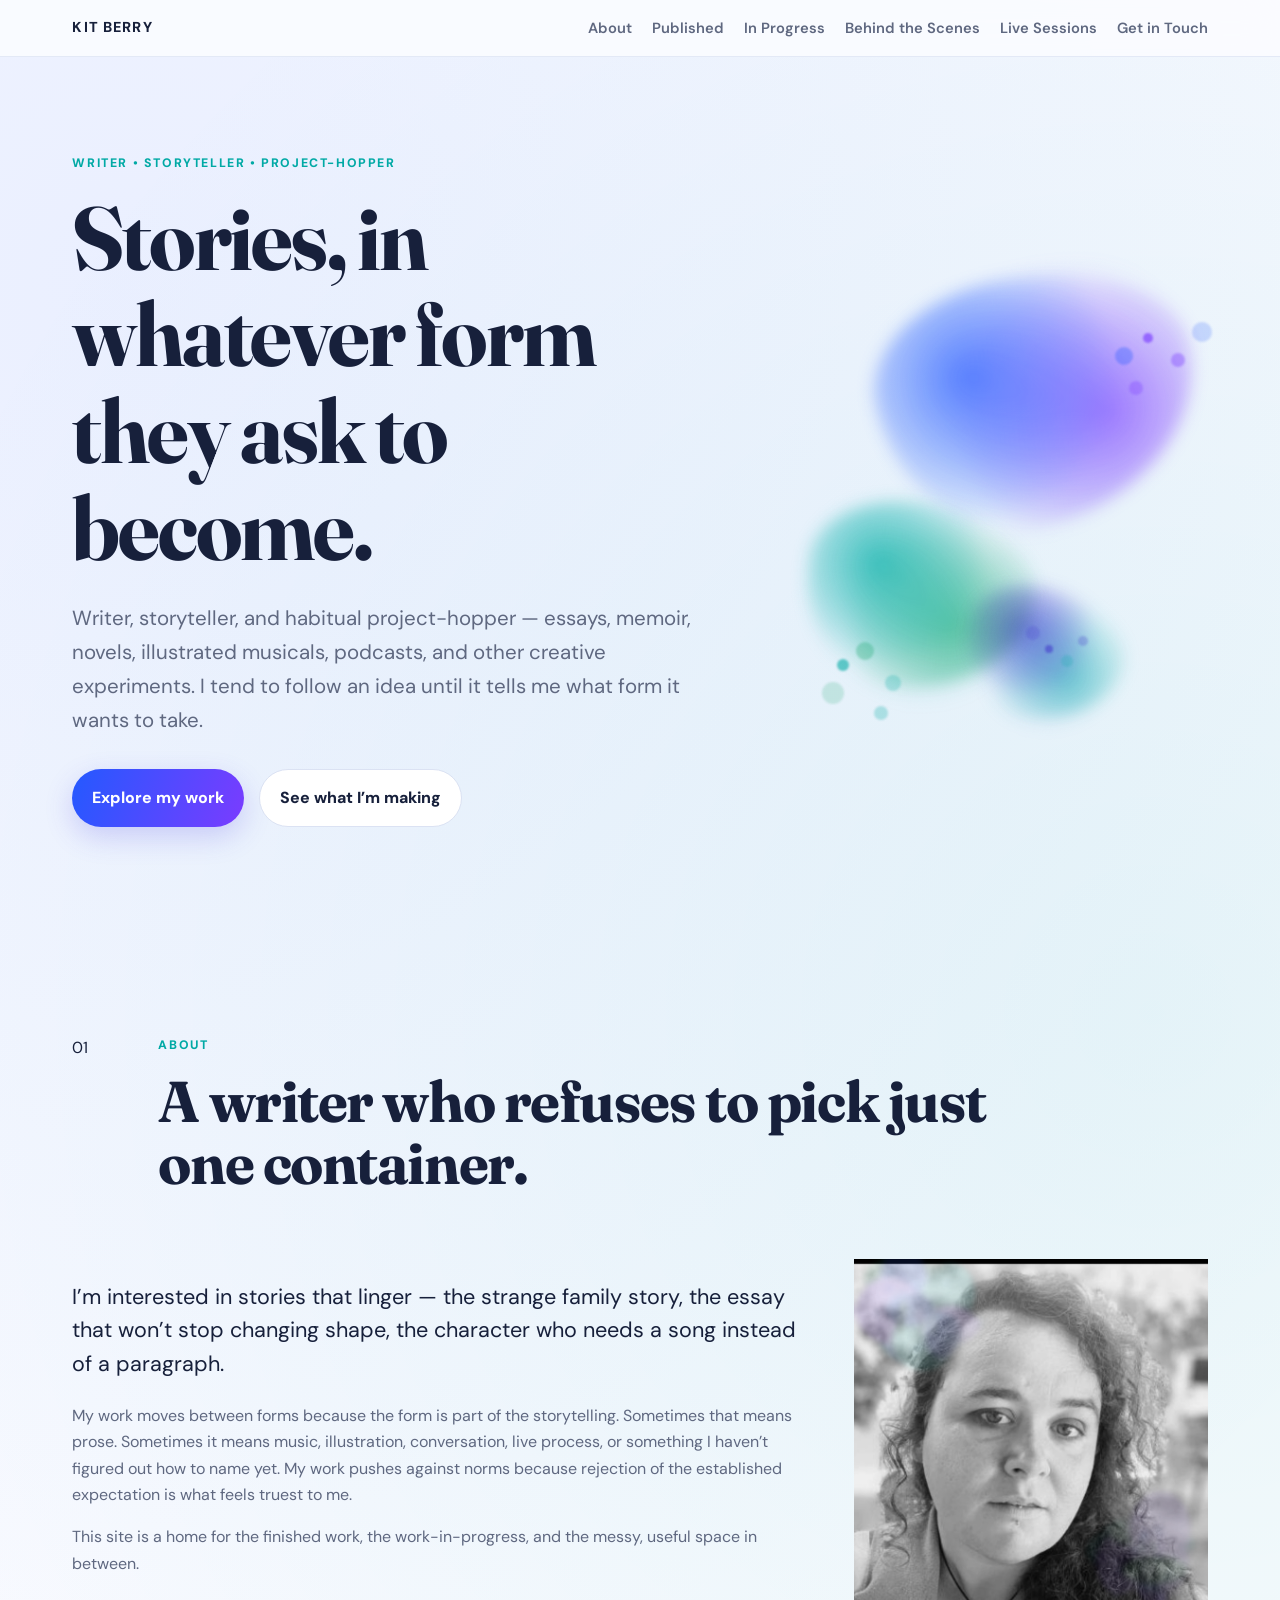
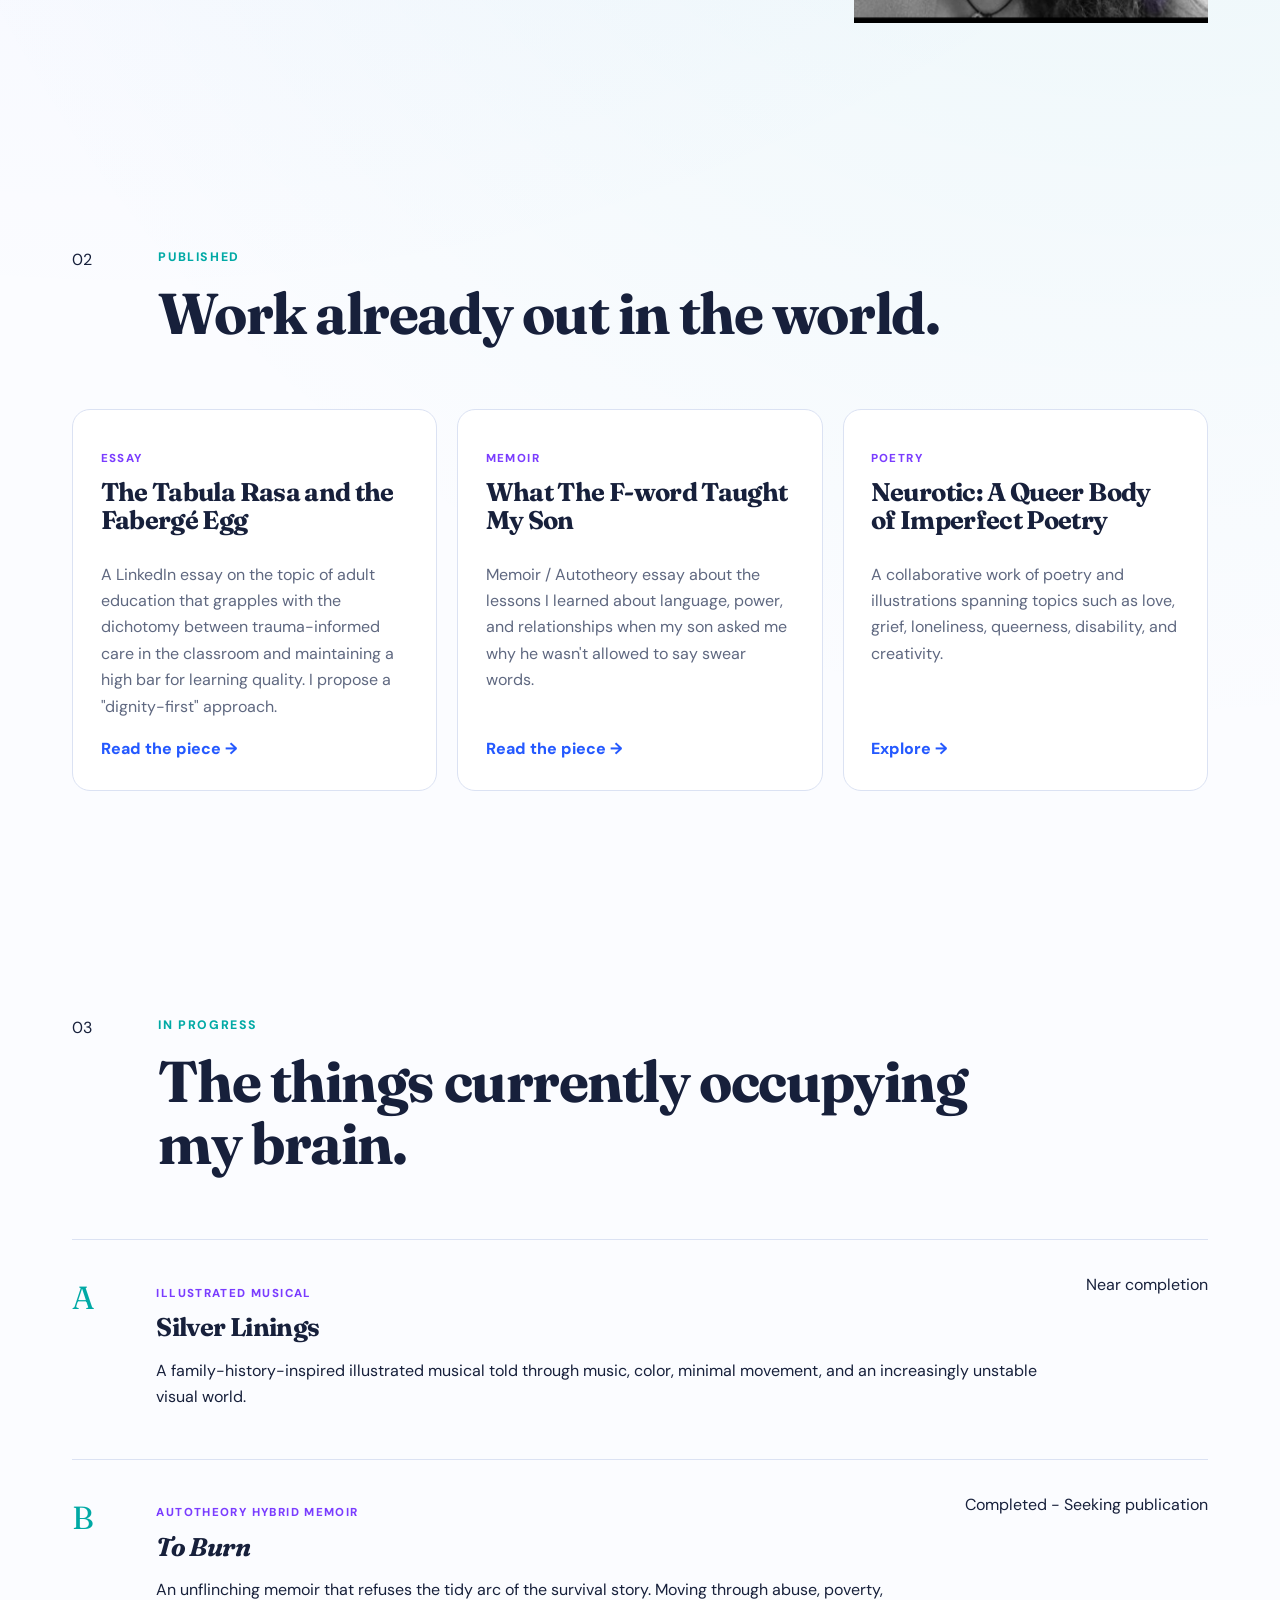
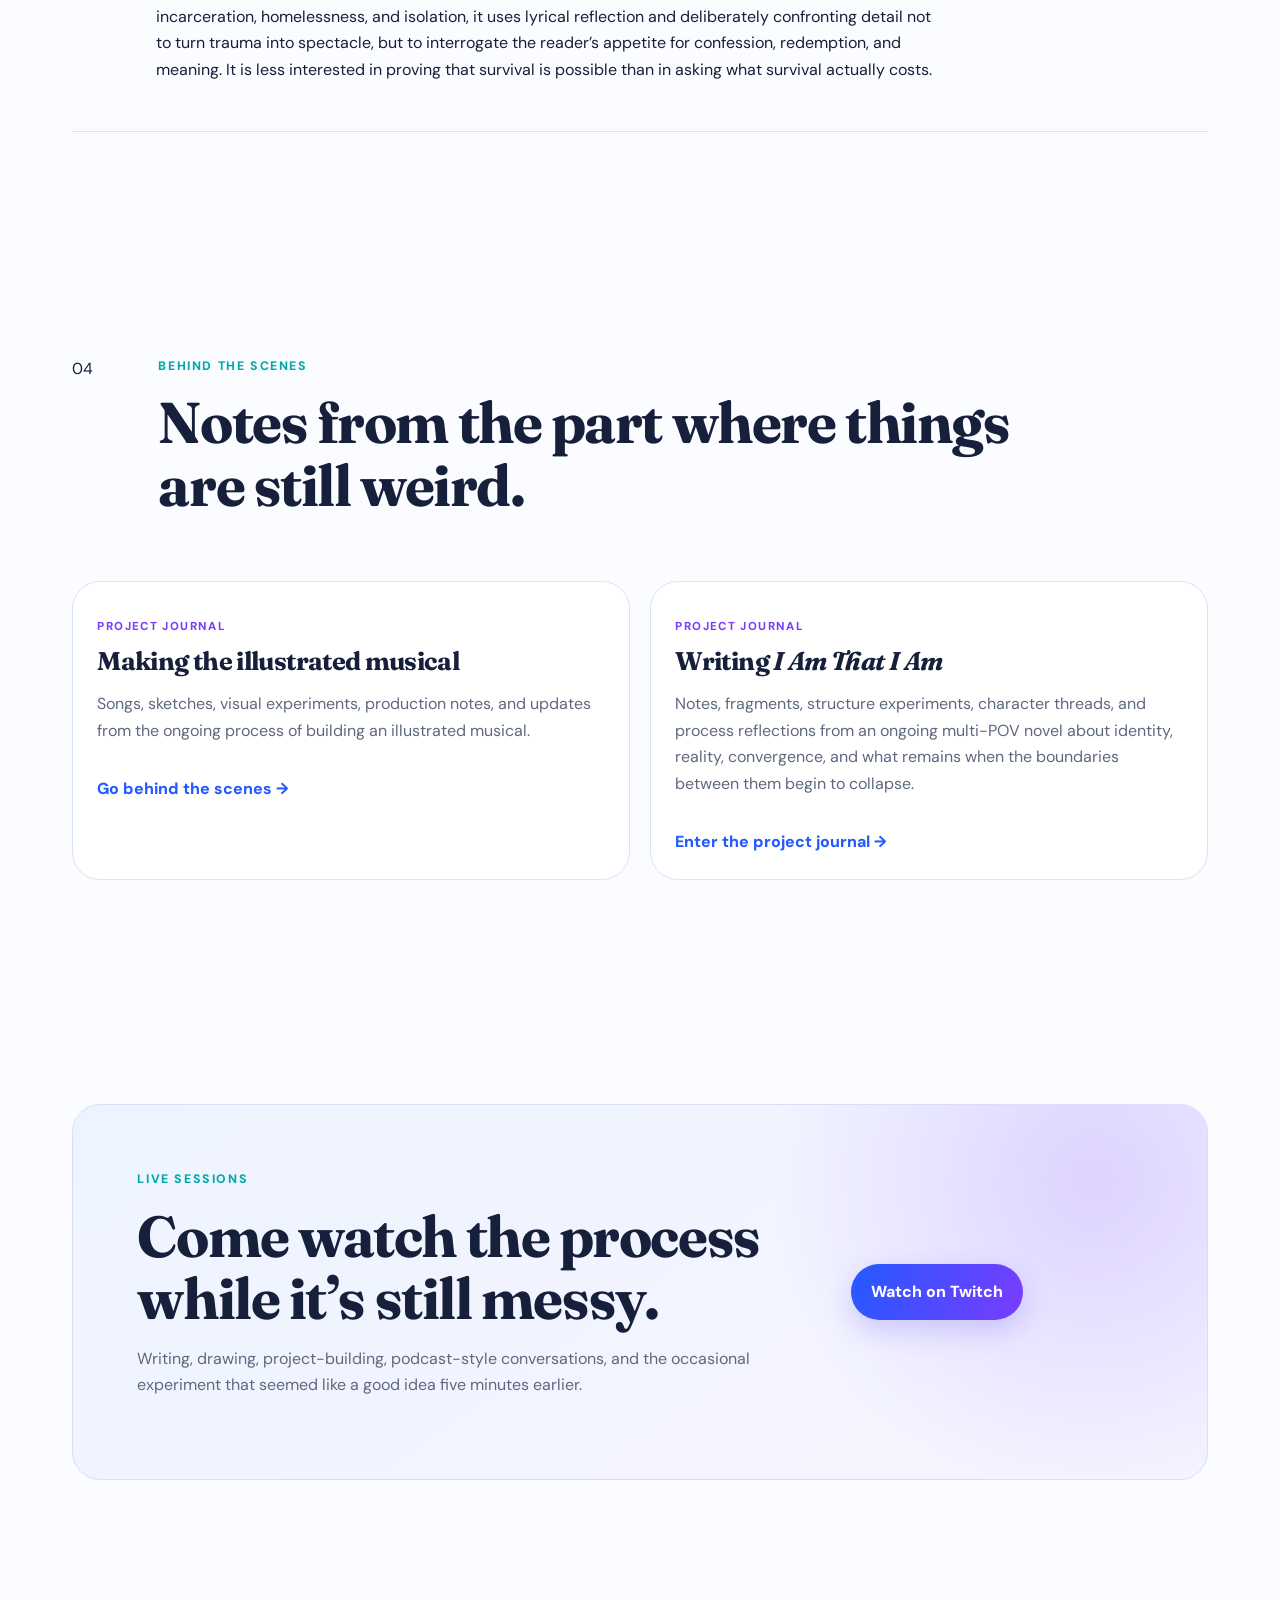
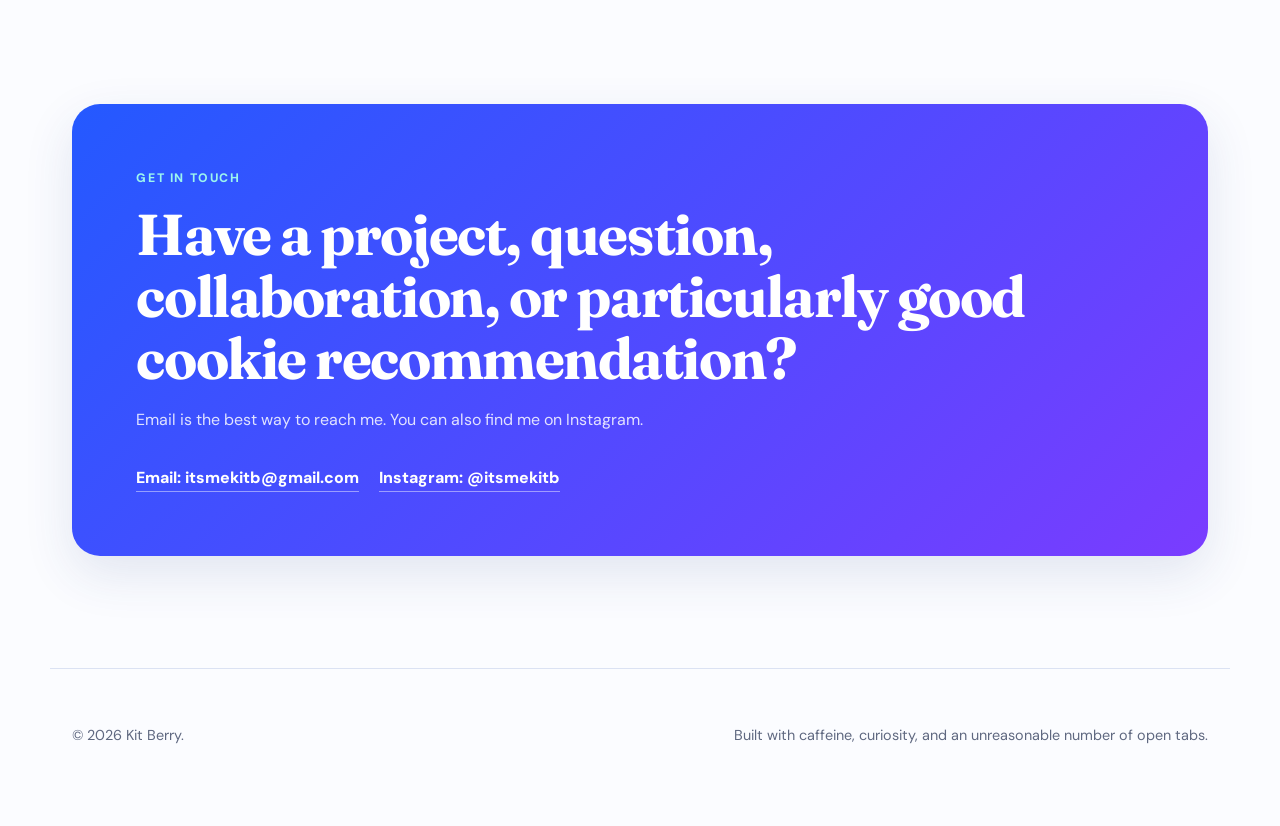
<file: index.html>
<!doctype html>
<html lang="en">
<head>
  <meta charset="utf-8">
  <meta name="viewport" content="width=device-width, initial-scale=1">
  <meta name="description" content="Writer, storyteller, and habitual project-hopper.">
  <title>Kit Berry — Writer & Storyteller</title>
  <link rel="preconnect" href="https://fonts.googleapis.com">
  <link rel="preconnect" href="https://fonts.gstatic.com" crossorigin>
  <link href="https://fonts.googleapis.com/css2?family=DM+Sans:wght@400;500;600;700&family=Fraunces:opsz,wght@9..144,600;9..144,700&display=swap" rel="stylesheet">
  <link rel="stylesheet" href="styles.css">
</head>
<body>
<header class="site-header">
  <div class="nav-wrap">
    <a class="wordmark" href="#top">KIT BERRY</a>
    <button class="menu-button" aria-expanded="false" aria-controls="site-nav">☰</button>
    <nav id="site-nav" class="site-nav">
      <a href="#about">About</a>
      <a href="#published">Published</a>
      <a href="#in-progress">In Progress</a>
      <a href="#behind-scenes">Behind the Scenes</a>
      <a href="#live">Live Sessions</a>
      <a href="#contact">Get in Touch</a>
    </nav>
  </div>
</header>

<main>
<section id="top" class="hero">
  <div class="hero-content">
    <p class="eyebrow">Writer • Storyteller • Project-hopper</p>
    <h1>Stories, in whatever form they ask to become.</h1>
    <p class="hero-copy">Writer, storyteller, and habitual project-hopper — essays, memoir, novels, illustrated musicals, podcasts, and other creative experiments. I tend to follow an idea until it tells me what form it wants to take.</p>
    <div class="hero-actions">
      <a class="button primary" href="#published">Explore my work</a>
      <a class="button secondary" href="#in-progress">See what I’m making</a>
    </div>
  </div>
 <div class="hero-art" aria-hidden="true">
  <span class="wash wash-one"></span>
  <span class="wash wash-two"></span>
  <span class="wash wash-three"></span>

  <span class="splatter splatter-one"></span>
  <span class="splatter splatter-two"></span>
  <span class="splatter splatter-three"></span>
</div>
</section>

<section id="about" class="section">
  <div class="section-heading"><span>01</span><div><p class="eyebrow">About</p><h2>A writer who refuses to pick just one container.</h2></div></div>
  <div class="about-grid">
  <div class="about-copy">
    <p class="lead">
      I’m interested in stories that linger — the strange family story, the essay
      that won’t stop changing shape, the character who needs a song instead of a paragraph.
    </p>

    <p>
      My work moves between forms because the form is part of the storytelling.
      Sometimes that means prose. Sometimes it means music, illustration, conversation,
      live process, or something I haven’t figured out how to name yet. My work pushes
      against norms because rejection of the established expectation is what feels truest to me.
    </p>

    <p>
      This site is a home for the finished work, the work-in-progress, and the messy,
      useful space in between.
    </p>
  </div>

  <div class="about-photo">
    <img src="headshot_watercolor_subtle.png" alt="Portrait of Kit Berry">
  </div>
</div>
</section>

<section id="published" class="section">
  <div class="section-heading">
    <span>02</span>
    <div>
      <p class="eyebrow">Published</p>
      <h2>Work already out in the world.</h2>
    </div>
  </div>

  <div class="card-grid">

    <a
      class="work-card-link"
      href="https://www.linkedin.com/pulse/tabula-rasa-faberg%C3%A9-egg-kit-berry-aarfc/"
      target="_blank"
      rel="noopener noreferrer"
    >
      <article class="work-card featured">
        <p class="work-type">Essay</p>
        <h3>The Tabula Rasa and the Fabergé Egg</h3>
        <p>
          A LinkedIn essay on the topic of adult education that grapples with the dichotomy between trauma-informed care
          in the classroom and maintaining a high bar for learning quality. I propose a "dignity-first" approach.
        </p>
        <span class="card-arrow">Read the piece →</span>
      </article>
    </a>

    <a
      class="work-card-link"
      href="https://medium.com/@itsmekitb/what-the-f-word-taught-my-son-bf88e47e8335"
      target="_blank"
      rel="noopener noreferrer"
    >
      <article class="work-card">
        <p class="work-type">Memoir</p>
        <h3>What The F-word Taught My Son</h3>
        <p>
          Memoir / Autotheory essay about the lessons I learned about language, power, 
          and relationships when my son asked me why he wasn't allowed to say swear words.
        </p>
        <span class="card-arrow">Read the piece →</span>
      </article>
    </a>

    <a
      class="work-card-link"
      href="https://a.co/d/0fDFPI8Y"
      target="_blank"
      rel="noopener noreferrer"
    >
      <article class="work-card">
        <p class="work-type">Poetry</p>
        <h3>Neurotic: A Queer Body of Imperfect Poetry</h3>
        <p>
          A collaborative work of poetry and illustrations spanning topics such as love,
          grief, loneliness, queerness, disability, and creativity.
        </p>
        <span class="card-arrow">Explore →</span>
      </article>
    </a>

  </div>
</section>

<section id="in-progress" class="section">
  <div class="section-heading">
    <span>03</span>

    <div>
      <p class="eyebrow">In Progress</p>
      <h2>The things currently occupying my brain.</h2>
    </div>
  </div>

  <div class="project-list">

    <article class="project-row">
      <div class="project-index">
        A
      </div>

      <div>
        <p class="work-type">
          Illustrated musical
        </p>

        <h3>
          Silver Linings
        </h3>

        <p>
          A family-history-inspired illustrated musical told through music,
          color, minimal movement, and an increasingly unstable visual world.
        </p>

       
      </div>

      <div class="status">
        Near completion
      </div>
    </article>


    <article class="project-row">
      <div class="project-index">
        B
      </div>

      <div>
        <p class="work-type">
          Autotheory hybrid memoir
        </p>

        <h3>
          <em>To Burn</em>
        </h3>

        <p>
          An unflinching memoir that refuses the tidy arc of the survival story.
  Moving through abuse, poverty, incarceration, homelessness, and isolation,
  it uses lyrical reflection and deliberately confronting detail not to turn
  trauma into spectacle, but to interrogate the reader’s appetite for
  confession, redemption, and meaning.

  It is less interested in proving that survival is possible than in asking
  what survival actually costs.
        </p>

       </div>

      <div class="status">
        Completed - Seeking publication
      </div>
    </article>

  </div>
</section>

<section id="behind-scenes" class="section">
  <div class="section-heading">
    <span>04</span>

    <div>
      <p class="eyebrow">Behind the Scenes</p>
      <h2>Notes from the part where things are still weird.</h2>
    </div>
  </div>

  <div class="process-grid">

    <a
      class="process-card-link"
      href="project/musical.html"
    >
      <article class="process-card">
        <div class="process-art purple"></div>

        <div>
          <p class="work-type">Project Journal</p>

          <h3>
            Making the illustrated musical
          </h3>

          <p>
            Songs, sketches, visual experiments, production notes,
            and updates from the ongoing process of building an
            illustrated musical.
          </p>

          <span class="process-link-text">
            Go behind the scenes →
          </span>
        </div>
      </article>
    </a>


    <a
      class="process-card-link"
      href="project/iamthatiam.html"
    >
      <article class="process-card">
        <div class="process-art teal"></div>

        <div>
          <p class="work-type">Project Journal</p>

          <h3>
            Writing <em>I Am That I Am</em>
          </h3>

          <p>
            Notes, fragments, structure experiments, character threads,
            and process reflections from an ongoing multi-POV novel
            about identity, reality, convergence, and what remains
            when the boundaries between them begin to collapse.
          </p>

          <span class="process-link-text">
            Enter the project journal →
          </span>
        </div>
      </article>
    </a>

  </div>
</section>

<section id="live" class="section">
  <div class="live-panel"><div><p class="eyebrow">Live Sessions</p><h2>Come watch the process while it’s still messy.</h2><p>Writing, drawing, project-building, podcast-style conversations, and the occasional experiment that seemed like a good idea five minutes earlier.</p></div><div class="live-actions"><a class="button primary" href="https://www.twitch.tv/itsmekitb">Watch on Twitch</a></div></div>
</section>

<section id="contact" class="section">
  <div class="contact-panel"><p class="eyebrow">Get in Touch</p><h2>Have a project, question, collaboration, or particularly good cookie recommendation?</h2><p>Email is the best way to reach me. You can also find me on Instagram.</p><div class="contact-links"><a href="mailto:itsmekitb@gmail.com">Email: itsmekitb@gmail.com</a><a href="https://www.instagram.com/itsmekitb">Instagram: @itsmekitb</a><a href="#"></a></div></div>
</section>
</main>

<footer class="site-footer"><p>© <span id="year"></span> Kit Berry.</p><p>Built with caffeine, curiosity, and an unreasonable number of open tabs.</p></footer>
<script src="script.js"></script>
</body>
</html>
</file>
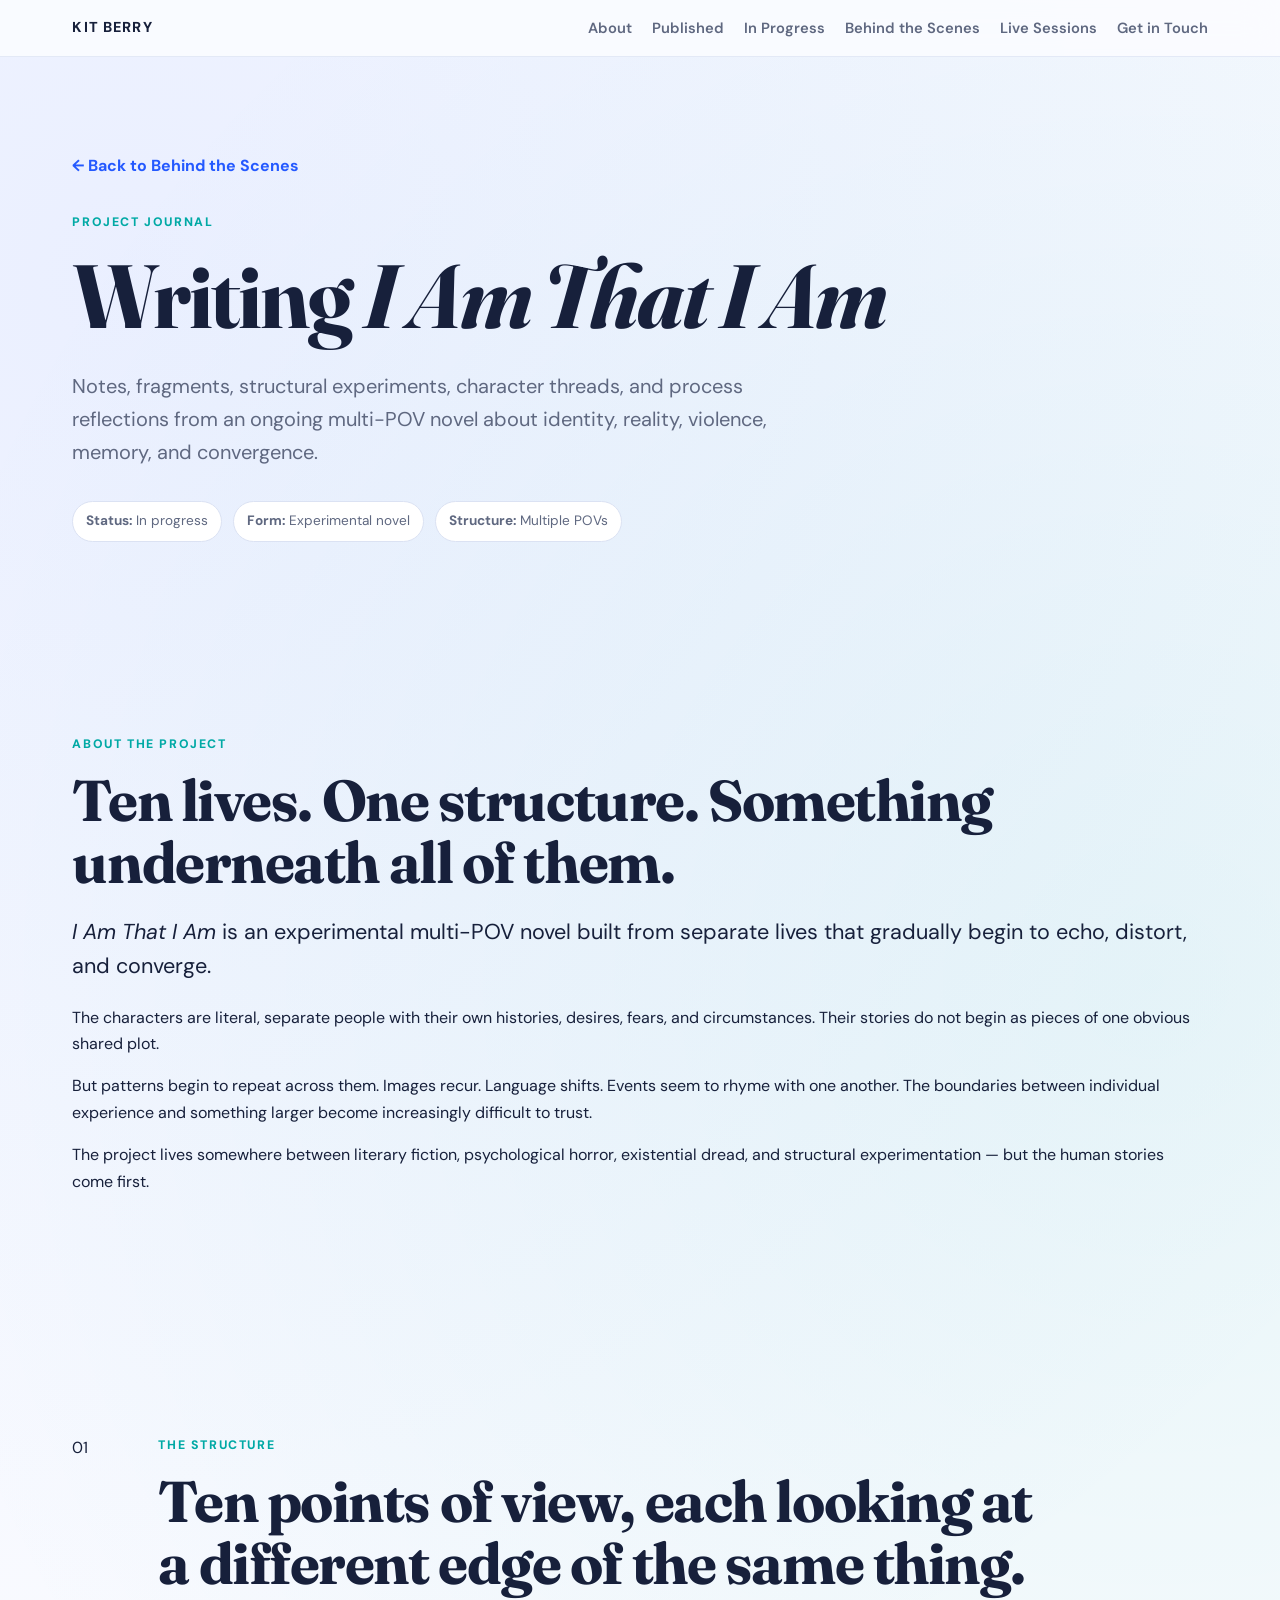
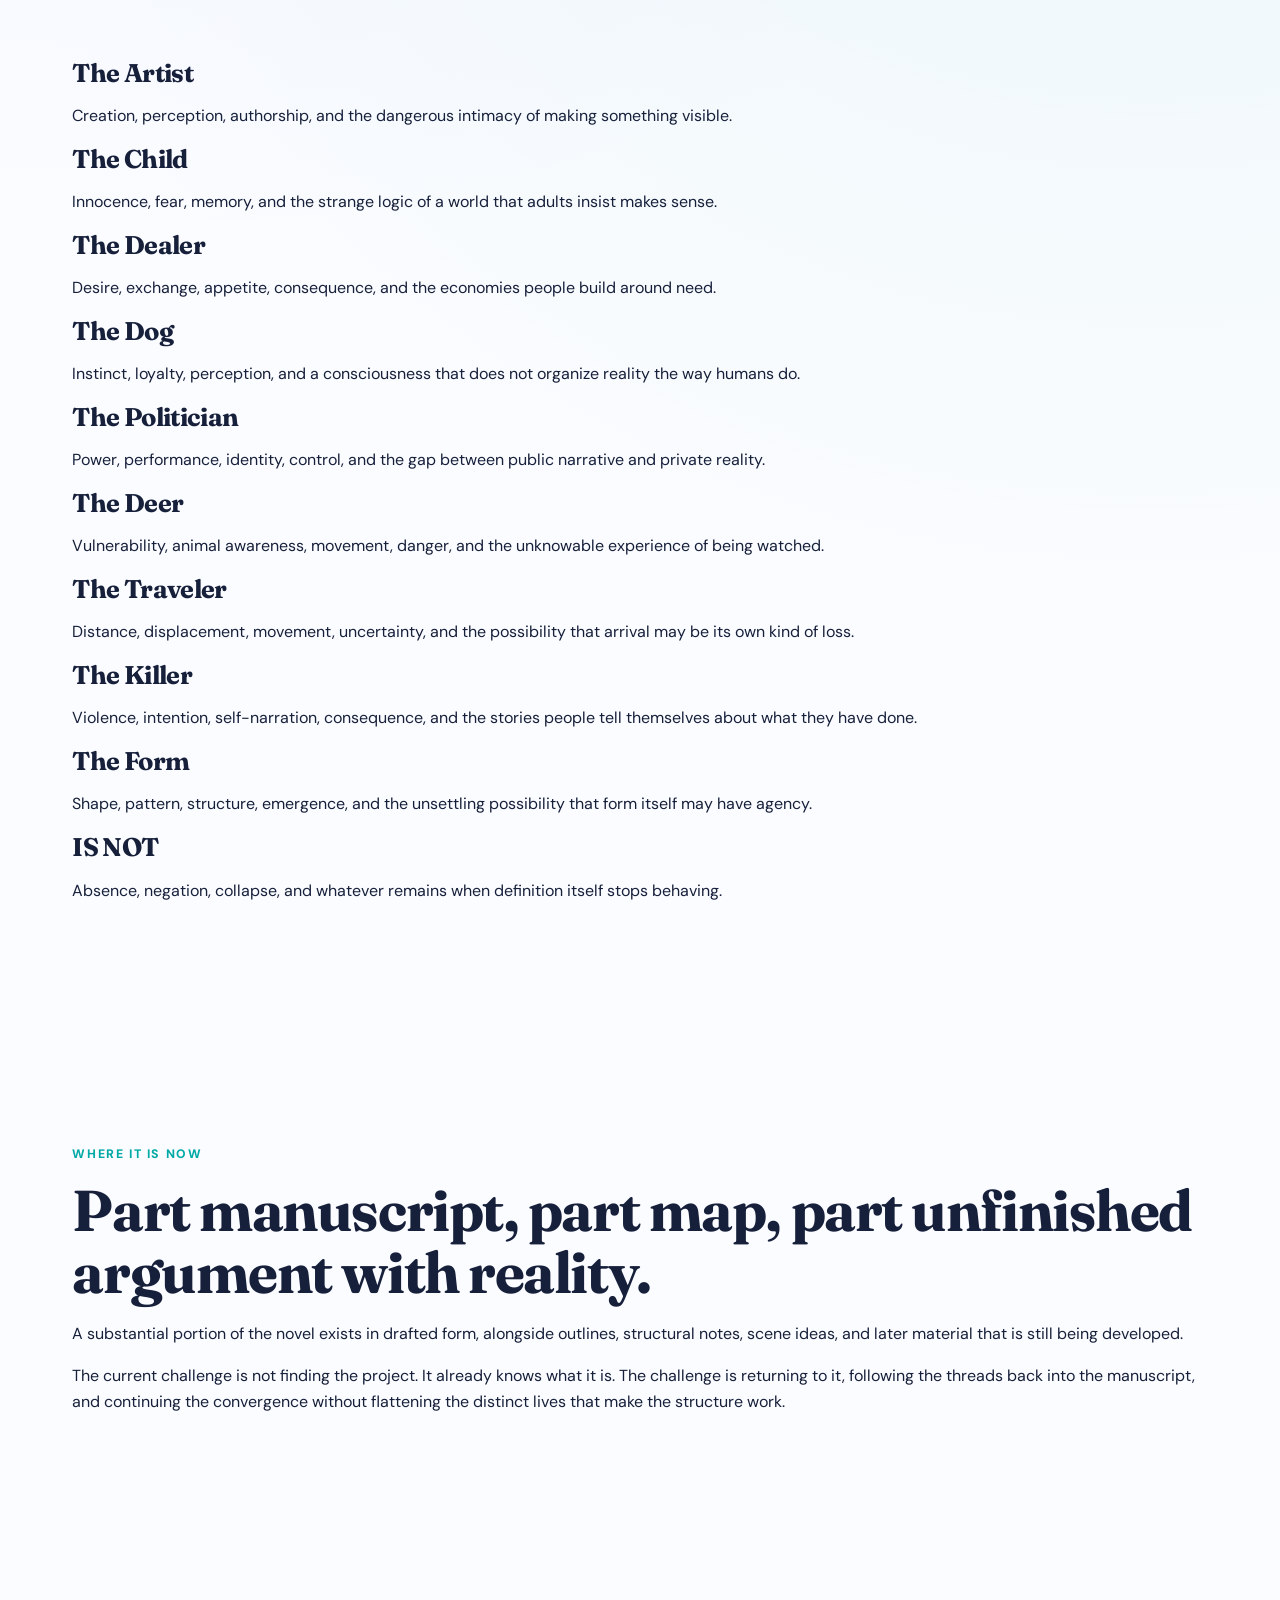
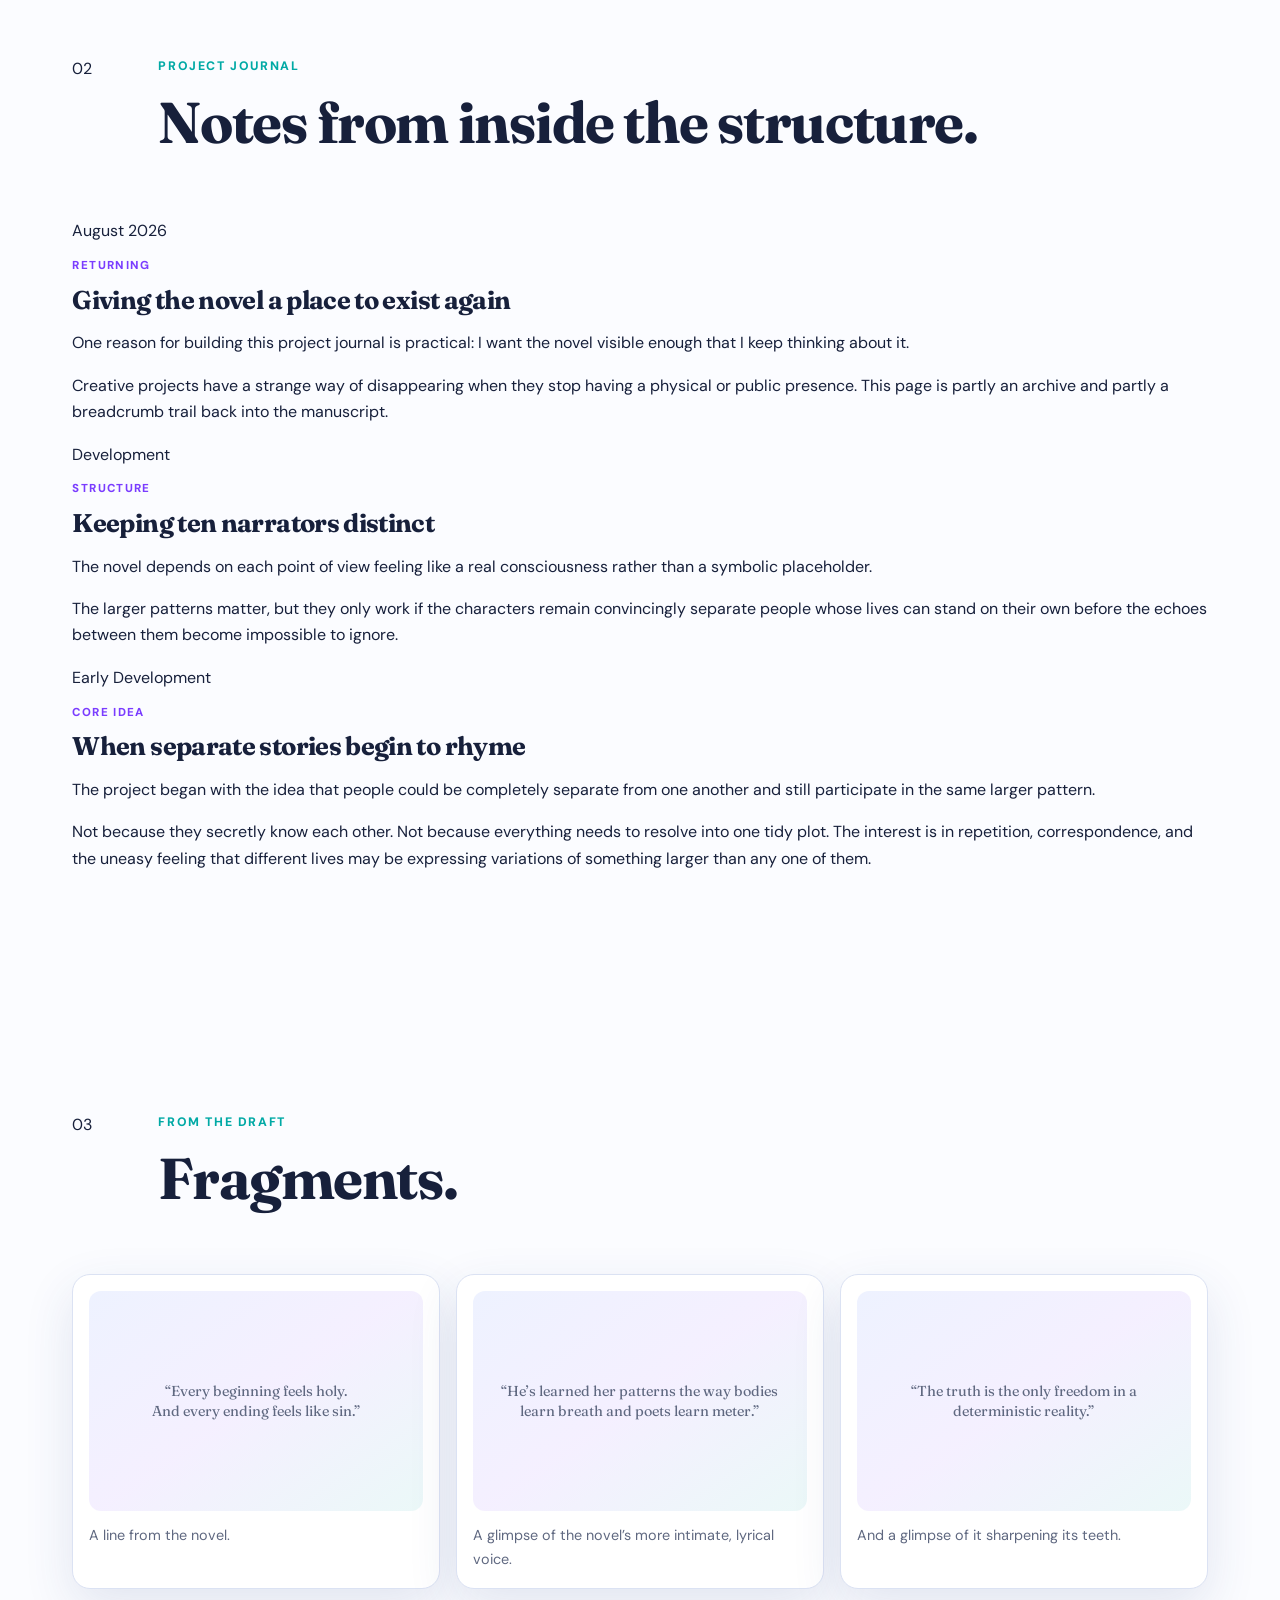
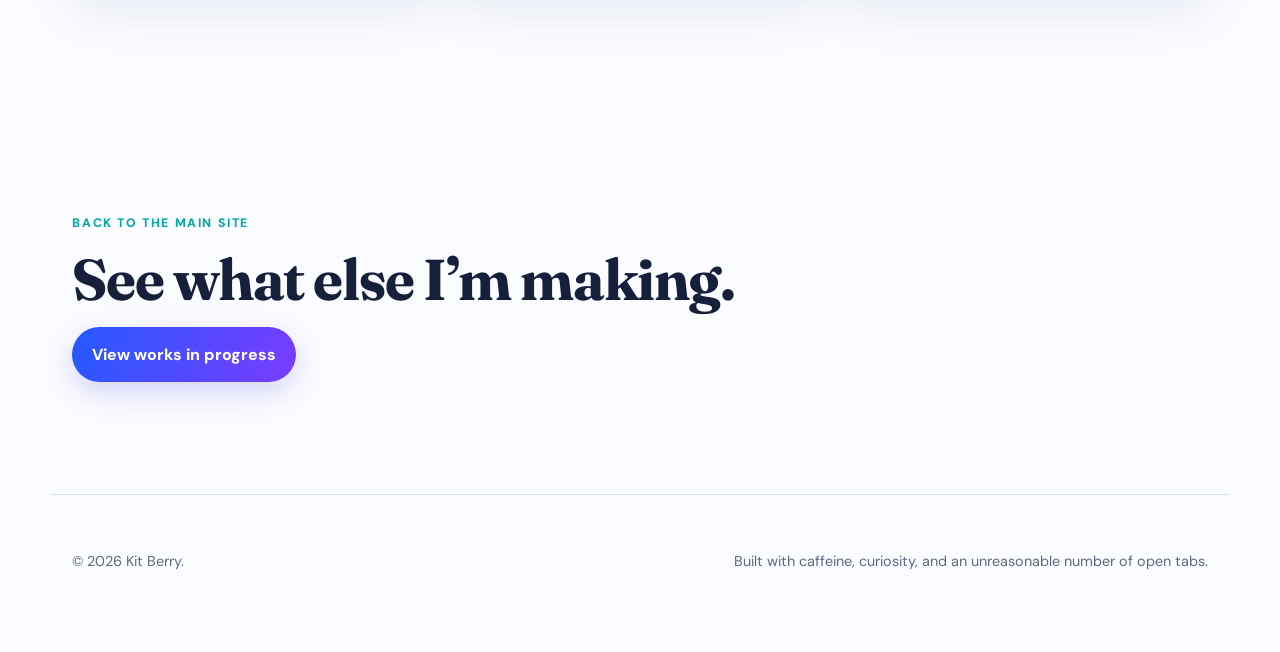
<file: project/iamthatiam.html>
<!doctype html>
<html lang="en">
<head>
  <meta charset="utf-8" />
  <meta name="viewport" content="width=device-width, initial-scale=1" />

  <meta
    name="description"
    content="Behind-the-scenes notes, structure experiments, character threads, and process reflections from the novel I Am That I Am."
  />

  <title>I Am That I Am — Project Journal</title>

  <link rel="preconnect" href="https://fonts.googleapis.com">
  <link rel="preconnect" href="https://fonts.gstatic.com" crossorigin>

  <link
    href="https://fonts.googleapis.com/css2?family=DM+Sans:wght@400;500;600;700&family=Fraunces:opsz,wght@9..144,600;9..144,700&display=swap"
    rel="stylesheet"
  >

  <link rel="stylesheet" href="../styles.css" />
</head>

<body>

  <header class="site-header">
    <div class="nav-wrap">

      <a
        class="wordmark"
        href="../index.html"
        aria-label="Return to homepage"
      >
        KIT BERRY
      </a>

      <nav class="site-nav">
        <a href="../index.html#about">About</a>
        <a href="../index.html#published">Published</a>
        <a href="../index.html#in-progress">In Progress</a>
        <a href="../index.html#behind-scenes">Behind the Scenes</a>
        <a href="../index.html#live">Live Sessions</a>
        <a href="../index.html#contact">Get in Touch</a>
      </nav>

    </div>
  </header>


  <main>

    <!-- HERO -->

    <section class="section project-page-hero">

      <div class="project-page-intro">

        <a
          class="back-link"
          href="../index.html#behind-scenes"
        >
          ← Back to Behind the Scenes
        </a>

        <p class="eyebrow">
          Project Journal
        </p>

        <h1>
          Writing <em>I Am That I Am</em>
        </h1>

        <p class="project-page-lead">
          Notes, fragments, structural experiments, character threads,
          and process reflections from an ongoing multi-POV novel about
          identity, reality, violence, memory, and convergence.
        </p>

        <div class="project-meta">
          <span>
            <strong>Status:</strong>
            In progress
          </span>

          <span>
            <strong>Form:</strong>
            Experimental novel
          </span>

          <span>
            <strong>Structure:</strong>
            Multiple POVs
          </span>
        </div>

      </div>

    </section>


    <!-- ABOUT -->

    <section class="section">

      <div class="project-page-two-column">

        <div>
          <p class="eyebrow">
            About the Project
          </p>

          <h2>
            Ten lives. One structure. Something underneath all of them.
          </h2>
        </div>

        <div class="project-prose">

          <p class="lead">
            <em>I Am That I Am</em> is an experimental multi-POV novel
            built from separate lives that gradually begin to echo,
            distort, and converge.
          </p>

          <p>
            The characters are literal, separate people with their own
            histories, desires, fears, and circumstances. Their stories do
            not begin as pieces of one obvious shared plot.
          </p>

          <p>
            But patterns begin to repeat across them. Images recur.
            Language shifts. Events seem to rhyme with one another.
            The boundaries between individual experience and something
            larger become increasingly difficult to trust.
          </p>

          <p>
            The project lives somewhere between literary fiction,
            psychological horror, existential dread, and structural
            experimentation — but the human stories come first.
          </p>

        </div>

      </div>

    </section>


    <!-- POV STRUCTURE -->

    <section class="section">

      <div class="section-heading">
        <span>01</span>

        <div>
          <p class="eyebrow">
            The Structure
          </p>

          <h2>
            Ten points of view, each looking at a different edge of the same thing.
          </h2>
        </div>
      </div>

      <div class="character-color-grid">

        <article class="character-color-card">
          <h3>The Artist</h3>
          <p>
            Creation, perception, authorship, and the dangerous intimacy
            of making something visible.
          </p>
        </article>

        <article class="character-color-card">
          <h3>The Child</h3>
          <p>
            Innocence, fear, memory, and the strange logic of a world
            that adults insist makes sense.
          </p>
        </article>

        <article class="character-color-card">
          <h3>The Dealer</h3>
          <p>
            Desire, exchange, appetite, consequence, and the economies
            people build around need.
          </p>
        </article>

        <article class="character-color-card">
          <h3>The Dog</h3>
          <p>
            Instinct, loyalty, perception, and a consciousness that does
            not organize reality the way humans do.
          </p>
        </article>

        <article class="character-color-card">
          <h3>The Politician</h3>
          <p>
            Power, performance, identity, control, and the gap between
            public narrative and private reality.
          </p>
        </article>

        <article class="character-color-card">
          <h3>The Deer</h3>
          <p>
            Vulnerability, animal awareness, movement, danger, and the
            unknowable experience of being watched.
          </p>
        </article>

        <article class="character-color-card">
          <h3>The Traveler</h3>
          <p>
            Distance, displacement, movement, uncertainty, and the
            possibility that arrival may be its own kind of loss.
          </p>
        </article>

        <article class="character-color-card">
          <h3>The Killer</h3>
          <p>
            Violence, intention, self-narration, consequence, and the
            stories people tell themselves about what they have done.
          </p>
        </article>

        <article class="character-color-card">
          <h3>The Form</h3>
          <p>
            Shape, pattern, structure, emergence, and the unsettling
            possibility that form itself may have agency.
          </p>
        </article>

        <article class="character-color-card">
          <h3>IS NOT</h3>
          <p>
            Absence, negation, collapse, and whatever remains when
            definition itself stops behaving.
          </p>
        </article>

      </div>

    </section>


    <!-- CURRENT STATUS -->

    <section class="section">

      <div class="project-status-panel">

        <div>

          <p class="eyebrow">
            Where It Is Now
          </p>

          <h2>
            Part manuscript, part map, part unfinished argument with reality.
          </h2>

        </div>

        <div>

          <p>
            A substantial portion of the novel exists in drafted form,
            alongside outlines, structural notes, scene ideas, and later
            material that is still being developed.
          </p>

          <p>
            The current challenge is not finding the project.
            It already knows what it is. The challenge is returning to it,
            following the threads back into the manuscript, and continuing
            the convergence without flattening the distinct lives that make
            the structure work.
          </p>

        </div>

      </div>

    </section>


    <!-- JOURNAL -->

    <section class="section">

      <div class="section-heading">
        <span>02</span>

        <div>
          <p class="eyebrow">
            Project Journal
          </p>

          <h2>
            Notes from inside the structure.
          </h2>
        </div>
      </div>

      <div class="journal-list">

        <article class="journal-entry">

          <div class="journal-date">
            August 2026
          </div>

          <div class="journal-content">

            <p class="work-type">
              Returning
            </p>

            <h3>
              Giving the novel a place to exist again
            </h3>

            <p>
              One reason for building this project journal is practical:
              I want the novel visible enough that I keep thinking about it.
            </p>

            <p>
              Creative projects have a strange way of disappearing when they
              stop having a physical or public presence. This page is partly
              an archive and partly a breadcrumb trail back into the manuscript.
            </p>

          </div>

        </article>


        <article class="journal-entry">

          <div class="journal-date">
            Development
          </div>

          <div class="journal-content">

            <p class="work-type">
              Structure
            </p>

            <h3>
              Keeping ten narrators distinct
            </h3>

            <p>
              The novel depends on each point of view feeling like a real
              consciousness rather than a symbolic placeholder.
            </p>

            <p>
              The larger patterns matter, but they only work if the characters
              remain convincingly separate people whose lives can stand on
              their own before the echoes between them become impossible
              to ignore.
            </p>

          </div>

        </article>


        <article class="journal-entry">

          <div class="journal-date">
            Early Development
          </div>

          <div class="journal-content">

            <p class="work-type">
              Core idea
            </p>

            <h3>
              When separate stories begin to rhyme
            </h3>

            <p>
              The project began with the idea that people could be completely
              separate from one another and still participate in the same
              larger pattern.
            </p>

            <p>
              Not because they secretly know each other. Not because everything
              needs to resolve into one tidy plot. The interest is in repetition,
              correspondence, and the uneasy feeling that different lives may be
              expressing variations of something larger than any one of them.
            </p>

          </div>

        </article>

      </div>

    </section>


    <!-- NOTES / ARTIFACTS -->

    <section class="section">

      <div class="section-heading">
        <span>03</span>

        <div>
          <p class="eyebrow">
            From the Draft
          </p>

          <h2>
            Fragments.
          </h2>
        </div>
      </div>

     <div class="project-gallery">

  <div class="gallery-card">
    <div class="quote-card">
      <p class="quote-text">
        “Every beginning feels holy.<br>
        And every ending feels like sin.”
      </p>
    </div>

    <p>
      A line from the novel.
    </p>
  </div>


  <div class="gallery-card">
    <div class="quote-card">
      <p class="quote-text">
        “He’s learned her patterns the way bodies learn breath
        and poets learn meter.”
      </p>
    </div>

    <p>
      A glimpse of the novel’s more intimate, lyrical voice.
    </p>
  </div>


  <div class="gallery-card">
    <div class="quote-card">
      <p class="quote-text">
        “The truth is the only freedom in a deterministic reality.”
      </p>
    </div>

    <p>
      And a glimpse of it sharpening its teeth.
    </p>
  </div>

</div>
    </section>


    <!-- FOOTER CTA -->

    <section class="section project-page-footer">

      <p class="eyebrow">
        Back to the main site
      </p>

      <h2>
        See what else I’m making.
      </h2>

      <a
        class="button primary"
        href="../index.html#in-progress"
      >
        View works in progress
      </a>

    </section>

  </main>


  <footer class="site-footer">

    <p>
      © <span id="year"></span> Kit Berry.
    </p>

    <p>
      Built with caffeine, curiosity, and an unreasonable number of open tabs.
    </p>

  </footer>

  <script src="../script.js"></script>

</body>
</html>
</file>
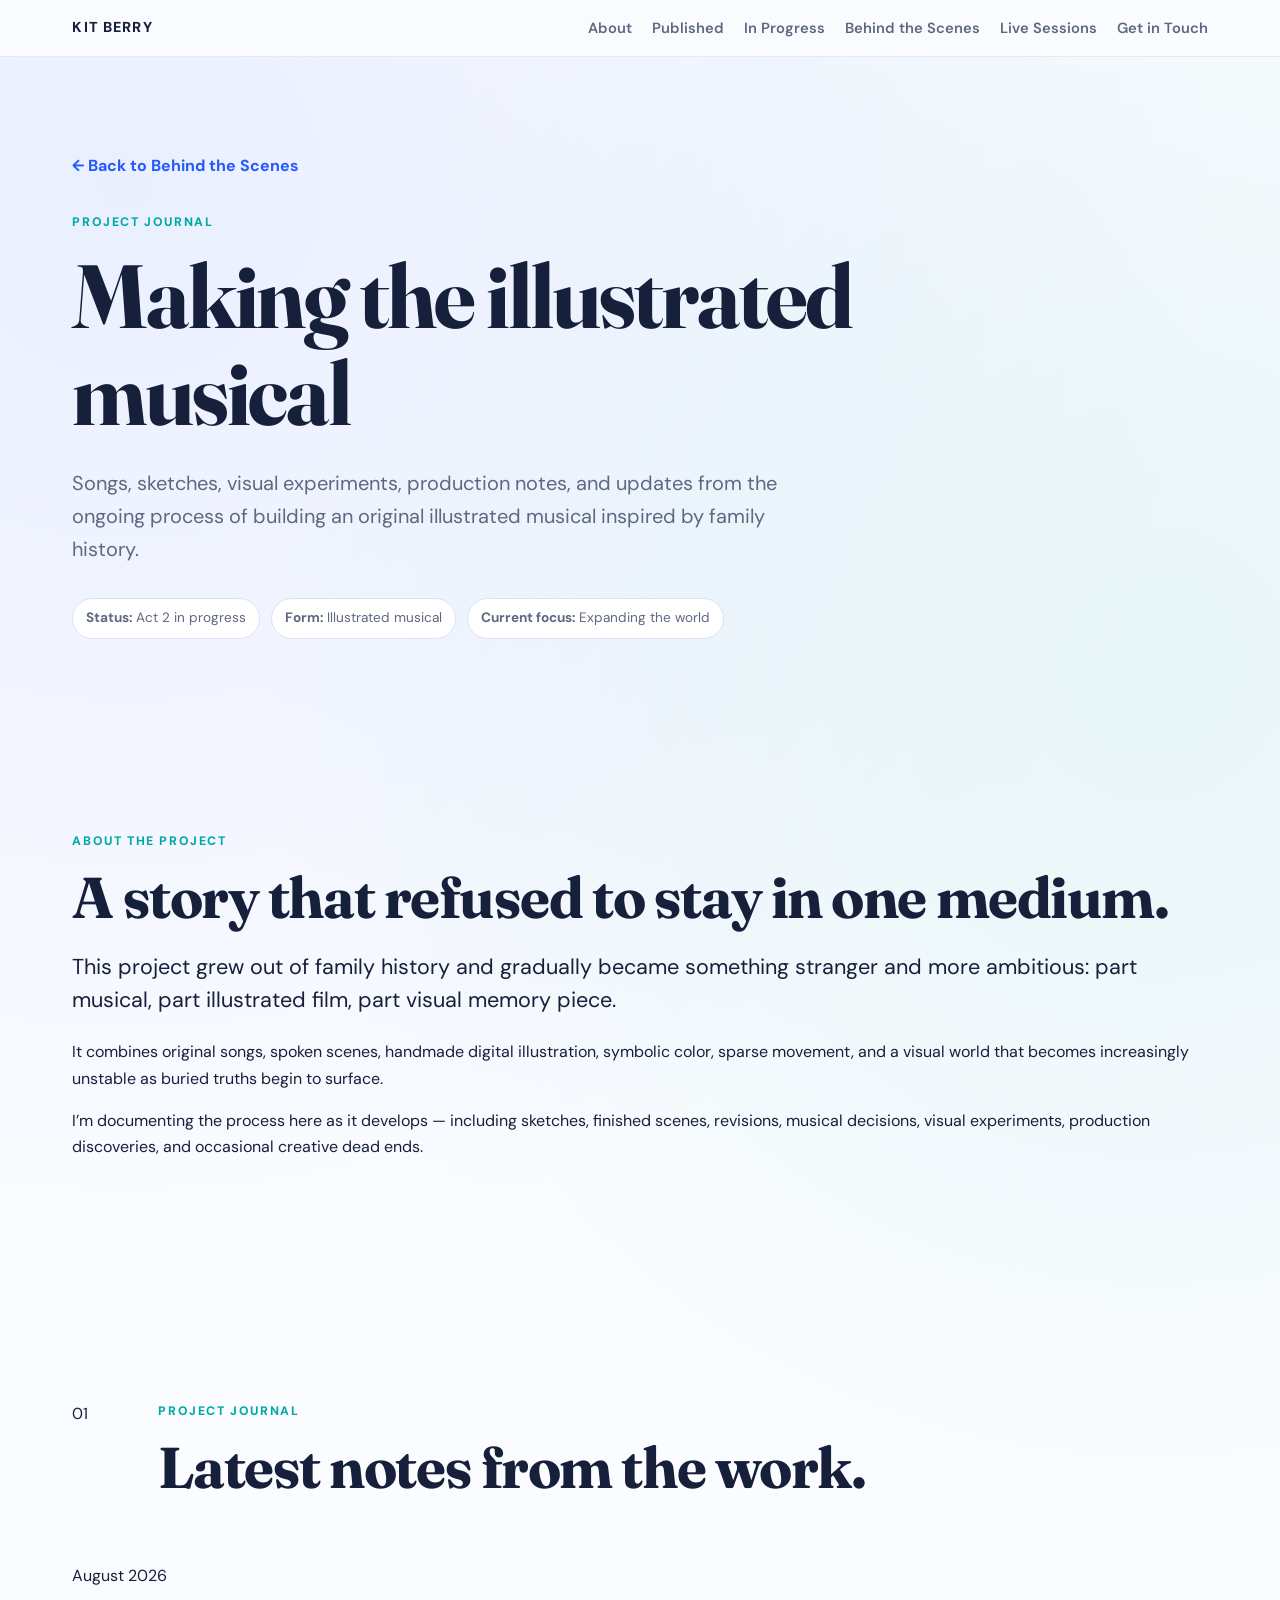
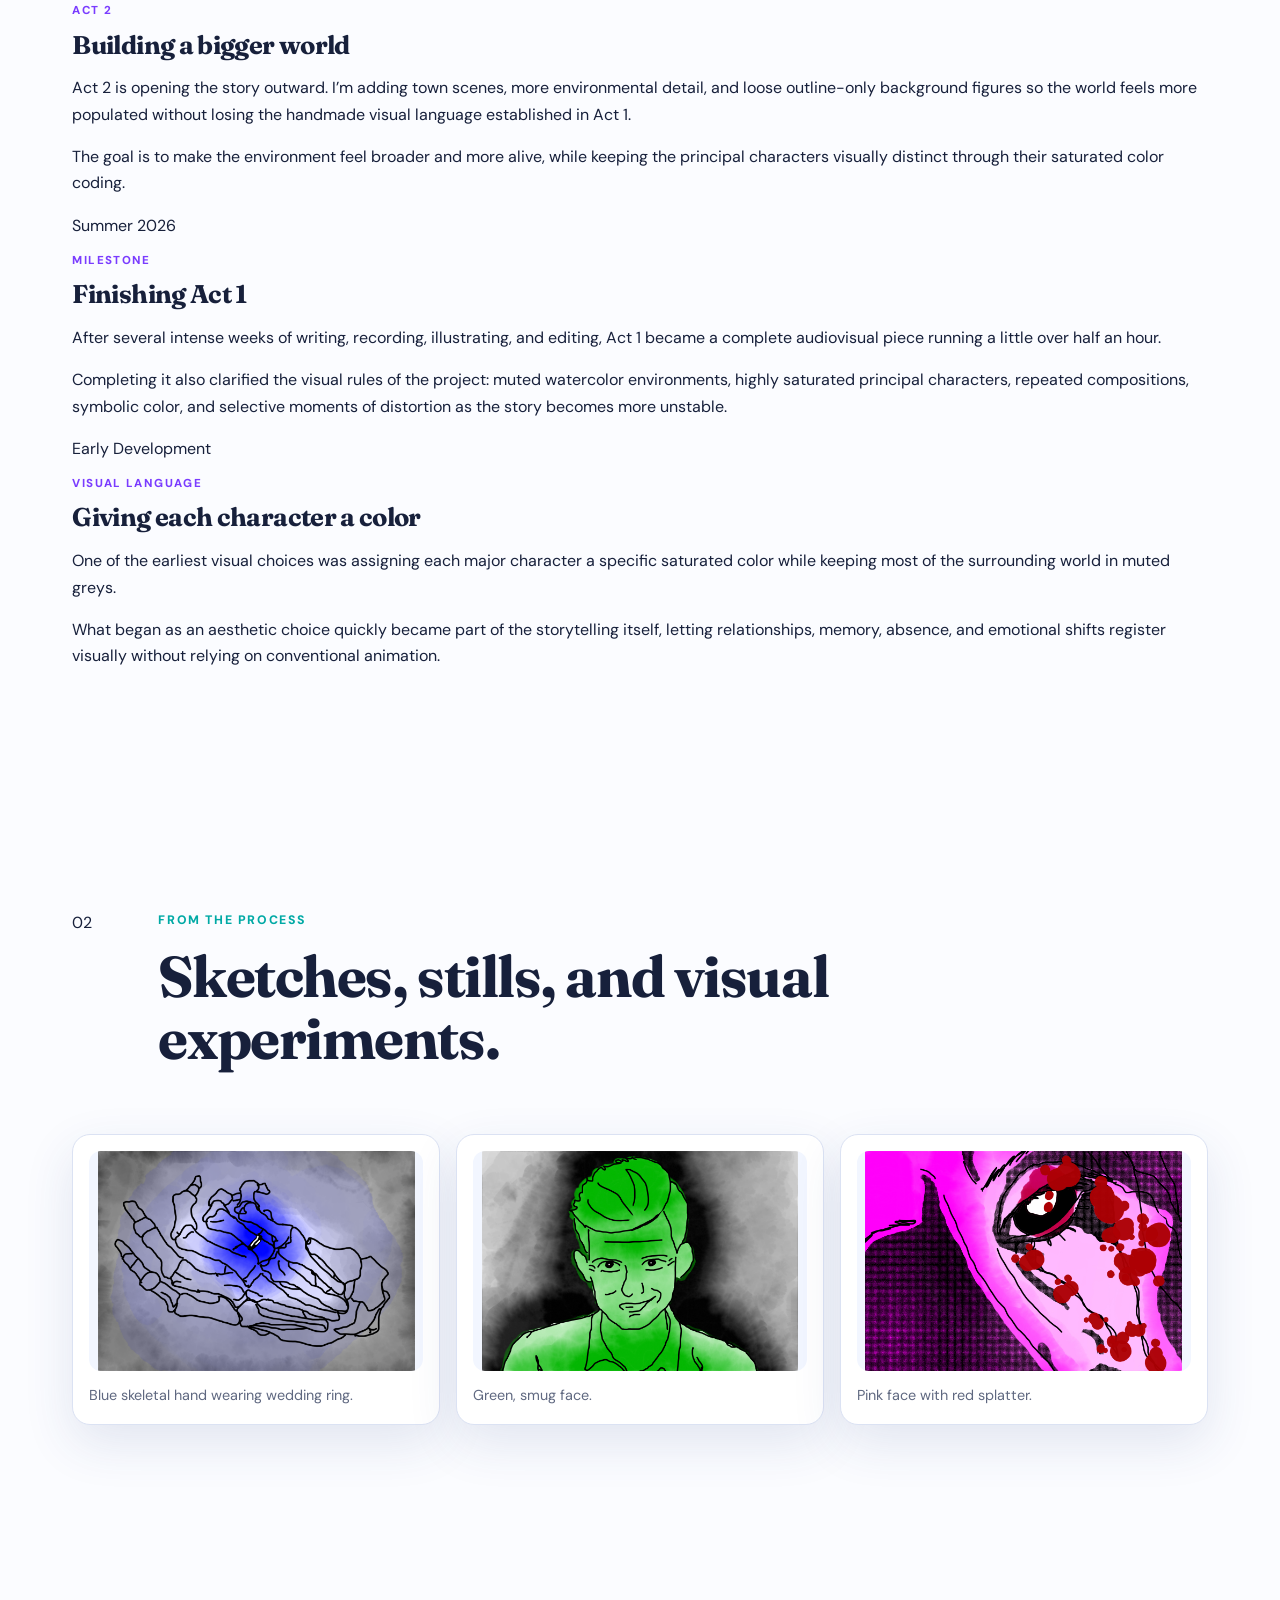
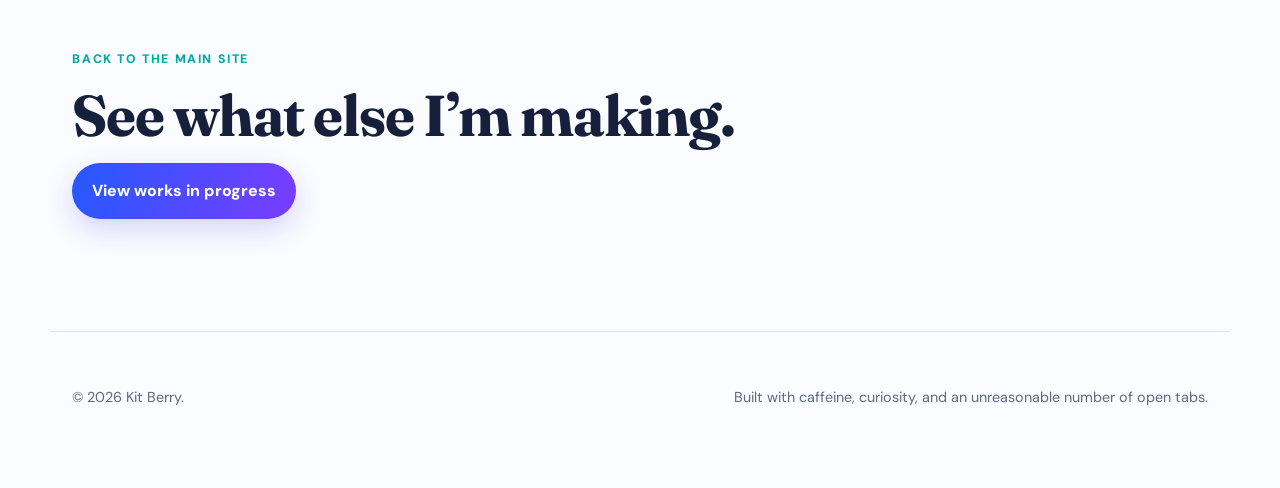
<file: project/musical.html>
<!doctype html>
<html lang="en">
<head>
  <meta charset="utf-8" />
  <meta name="viewport" content="width=device-width, initial-scale=1" />

  <meta
    name="description"
    content="Behind-the-scenes notes, sketches, songs, and production updates from an original illustrated musical."
  />

  <title>Making the Illustrated Musical — Kit Berry</title>

  <link rel="preconnect" href="https://fonts.googleapis.com">
  <link rel="preconnect" href="https://fonts.gstatic.com" crossorigin>

  <link
    href="https://fonts.googleapis.com/css2?family=DM+Sans:wght@400;500;600;700&family=Fraunces:opsz,wght@9..144,600;9..144,700&display=swap"
    rel="stylesheet"
  >

  <link rel="stylesheet" href="../styles.css" />
</head>

<body>

  <header class="site-header">
    <div class="nav-wrap">

      <a
        class="wordmark"
        href="../index.html"
        aria-label="Return to homepage"
      >
        KIT BERRY
      </a>

      <nav class="site-nav">
        <a href="../index.html#about">About</a>
        <a href="../index.html#published">Published</a>
        <a href="../index.html#in-progress">In Progress</a>
        <a href="../index.html#behind-scenes">Behind the Scenes</a>
        <a href="../index.html#live">Live Sessions</a>
        <a href="../index.html#contact">Get in Touch</a>
      </nav>

    </div>
  </header>


  <main>

    <section class="section project-page-hero">

      <div class="project-page-intro">

        <a
          class="back-link"
          href="../index.html#behind-scenes"
        >
          ← Back to Behind the Scenes
        </a>

        <p class="eyebrow">
          Project Journal
        </p>

        <h1>
          Making the illustrated musical
        </h1>

        <p class="project-page-lead">
          Songs, sketches, visual experiments, production notes,
          and updates from the ongoing process of building an
          original illustrated musical inspired by family history.
        </p>

        <div class="project-meta">
          <span><strong>Status:</strong> Act 2 in progress</span>
          <span><strong>Form:</strong> Illustrated musical</span>
          <span><strong>Current focus:</strong> Expanding the world</span>
        </div>

      </div>

    </section>


    <section class="section">

      <div class="project-page-two-column">

        <div>
          <p class="eyebrow">About the Project</p>

          <h2>
            A story that refused to stay in one medium.
          </h2>
        </div>

        <div class="project-prose">

          <p class="lead">
            This project grew out of family history and gradually became
            something stranger and more ambitious: part musical, part
            illustrated film, part visual memory piece.
          </p>

          <p>
            It combines original songs, spoken scenes, handmade digital
            illustration, symbolic color, sparse movement, and a visual world
            that becomes increasingly unstable as buried truths begin to surface.
          </p>

          <p>
            I’m documenting the process here as it develops — including
            sketches, finished scenes, revisions, musical decisions,
            visual experiments, production discoveries, and occasional
            creative dead ends.
          </p>

        </div>

      </div>

    </section>


    <section class="section">

      <div class="section-heading">
        <span>01</span>

        <div>
          <p class="eyebrow">Project Journal</p>
          <h2>Latest notes from the work.</h2>
        </div>
      </div>


      <div class="journal-list">

        <article class="journal-entry">

          <div class="journal-date">
            August 2026
          </div>

          <div class="journal-content">

            <p class="work-type">
              Act 2
            </p>

            <h3>
              Building a bigger world
            </h3>

            <p>
              Act 2 is opening the story outward. I’m adding town scenes,
              more environmental detail, and loose outline-only background
              figures so the world feels more populated without losing the
              handmade visual language established in Act 1.
            </p>

            <p>
              The goal is to make the environment feel broader and more alive,
              while keeping the principal characters visually distinct through
              their saturated color coding.
            </p>

          </div>

        </article>


        <article class="journal-entry">

          <div class="journal-date">
            Summer 2026
          </div>

          <div class="journal-content">

            <p class="work-type">
              Milestone
            </p>

            <h3>
              Finishing Act 1
            </h3>

            <p>
              After several intense weeks of writing, recording, illustrating,
              and editing, Act 1 became a complete audiovisual piece running
              a little over half an hour.
            </p>

            <p>
              Completing it also clarified the visual rules of the project:
              muted watercolor environments, highly saturated principal
              characters, repeated compositions, symbolic color, and selective
              moments of distortion as the story becomes more unstable.
            </p>

          </div>

        </article>


        <article class="journal-entry">

          <div class="journal-date">
            Early Development
          </div>

          <div class="journal-content">

            <p class="work-type">
              Visual language
            </p>

            <h3>
              Giving each character a color
            </h3>

            <p>
              One of the earliest visual choices was assigning each major
              character a specific saturated color while keeping most of the
              surrounding world in muted greys.
            </p>

            <p>
              What began as an aesthetic choice quickly became part of the
              storytelling itself, letting relationships, memory, absence,
              and emotional shifts register visually without relying on
              conventional animation.
            </p>

          </div>

        </article>

      </div>

    </section>


    <section class="section">

      <div class="section-heading">
        <span>02</span>

        <div>
          <p class="eyebrow">From the Process</p>
          <h2>Sketches, stills, and visual experiments.</h2>
        </div>
      </div>

      <div class="project-gallery">

        <div class="gallery-card">
  <img
    src="../116.png"
    alt="Illustration from the musical"
  >

  <p>
    Blue skeletal hand wearing wedding ring.
  </p>
</div>

       <div class="gallery-card">
  <img
    src="../133.jpg"
    alt="Illustration from the musical"
  >

  <p>
    Green, smug face.
  </p>
</div>

        <div class="gallery-card">
  <img
    src="../138-d.jpg"
    alt="Illustration from the musical"
  >

  <p>
    Pink face with red splatter.
  </p>
</div>

      </div>

    </section>


    <section class="section project-page-footer">

      <p class="eyebrow">
        Back to the main site
      </p>

      <h2>
        See what else I’m making.
      </h2>

      <a
        class="button primary"
        href="../index.html#in-progress"
      >
        View works in progress
      </a>

    </section>

  </main>


  <footer class="site-footer">
    <p>© <span id="year"></span> Kit Berry.</p>
    <p>Built with caffeine, curiosity, and an unreasonable number of open tabs.</p>
  </footer>

  <script src="../script.js"></script>

</body>
</html>
</file>
<file: styles.css>
:root {
  --ink: #17203b;
  --muted: #5f6880;
  --paper: #fbfcff;
  --paper-2: #f2f6ff;
  --line: #dbe2f3;

  --blue: #2459ff;
  --teal: #00a9a5;
  --purple: #7a3cff;
  --green: #16a56d;
  --indigo: #4338ca;

  --radius-lg: 28px;
  --radius-md: 18px;
  --shadow: 0 18px 50px rgba(43, 64, 132, 0.12);
  --max: 1180px;
}

* {
  box-sizing: border-box;
}

html {
  scroll-behavior: smooth;
}

body {
  margin: 0;
  color: var(--ink);
  background:
    radial-gradient(
      circle at 10% 5%,
      rgba(36, 89, 255, 0.08),
      transparent 30%
    ),
    radial-gradient(
      circle at 90% 18%,
      rgba(0, 169, 165, 0.08),
      transparent 28%
    ),
    var(--paper);

  font-family:
    "DM Sans",
    system-ui,
    -apple-system,
    BlinkMacSystemFont,
    "Segoe UI",
    sans-serif;

  line-height: 1.65;
}

a {
  color: inherit;
}

img {
  max-width: 100%;
  display: block;
}

/* Accessibility */

.skip-link {
  position: absolute;
  left: -999px;
  top: 8px;
}

.skip-link:focus {
  left: 8px;
  z-index: 999;
  background: white;
  padding: 0.6rem 1rem;
  border-radius: 10px;
}

.sr-only {
  position: absolute;
  width: 1px;
  height: 1px;
  overflow: hidden;
  clip: rect(0, 0, 0, 0);
}

/* Header + Navigation */

.site-header {
  position: sticky;
  top: 0;
  z-index: 20;
  background: rgba(251, 252, 255, 0.88);
  backdrop-filter: blur(16px);
  border-bottom: 1px solid rgba(219, 226, 243, 0.7);
}

.nav-wrap {
  max-width: var(--max);
  margin: 0 auto;
  padding: 1rem 1.4rem;

  display: flex;
  align-items: center;
  justify-content: space-between;
  gap: 1.5rem;
}

.wordmark {
  text-decoration: none;
  font-weight: 800;
  letter-spacing: 0.08em;
  font-size: 0.9rem;
}

.site-nav {
  display: flex;
  flex-wrap: wrap;
  gap: 1.25rem;
  font-size: 0.92rem;
}

.site-nav a {
  text-decoration: none;
  color: var(--muted);
  font-weight: 600;
}

.site-nav a:hover,
.site-nav a:focus {
  color: var(--purple);
}

.menu-button {
  display: none;
  width: 44px;
  height: 44px;
  border: 1px solid var(--line);
  background: white;
  border-radius: 12px;
  padding: 10px;
}

.menu-button span:not(.sr-only) {
  display: block;
  height: 2px;
  background: var(--ink);
  margin: 4px 0;
}

/* Layout */

.hero,
.section {
  max-width: var(--max);
  margin: 0 auto;
  padding-left: 1.4rem;
  padding-right: 1.4rem;
}

/* Hero */

.hero {
  min-height: 78vh;

  display: grid;
  grid-template-columns: 1.2fr 0.8fr;
  align-items: center;
  gap: 4rem;

  padding-top: 6rem;
  padding-bottom: 6rem;

  position: relative;
}

.hero-content {
  position: relative;
  z-index: 2;
}

.eyebrow {
  text-transform: uppercase;
  letter-spacing: 0.13em;
  font-size: 0.77rem;
  font-weight: 800;
  color: var(--teal);
  margin: 0 0 1rem;
}

/* Typography */

h1,
h2,
h3 {
  font-family: "Fraunces", Georgia, serif;
  line-height: 1.08;
  margin-top: 0;
  letter-spacing: -0.025em;
}

h1 {
  font-size: clamp(3.3rem, 7vw, 6.7rem);
  max-width: 900px;
  margin-bottom: 1.6rem;
}

h2 {
  font-size: clamp(2.2rem, 4.5vw, 4.1rem);
  margin-bottom: 1rem;
}

h3 {
  font-size: 1.6rem;
  margin-bottom: 0.7rem;
}

.hero-copy {
  max-width: 760px;
  color: var(--muted);
  font-size: clamp(1.05rem, 1.8vw, 1.28rem);
}

/* Buttons */

.hero-actions {
  display: flex;
  flex-wrap: wrap;
  gap: 0.9rem;
  margin-top: 2rem;
}

.button {
  display: inline-flex;
  align-items: center;
  justify-content: center;

  text-decoration: none;
  padding: 0.9rem 1.25rem;
  border-radius: 999px;
  font-weight: 800;

  transition:
    transform 0.18s ease,
    box-shadow 0.18s ease;
}

.button:hover {
  transform: translateY(-2px);
}

.button.primary {
  color: white;
  background: linear-gradient(
    110deg,
    var(--blue),
    var(--purple)
  );

  box-shadow:
    0 10px 28px rgba(79, 70, 229, 0.22);
}

.button.secondary {
  background: white;
  border: 1px solid var(--line);
}

.text-link {
  font-weight: 800;
  color: var(--blue);
  text-decoration: none;
}

/* Hero Artwork */

/* Hero Artwork */

.hero-art {
  min-height: 470px;
  position: relative;
  isolation: isolate;
}

.wash {
  position: absolute;
  display: block;
  border-radius: 44% 56% 58% 42% / 38% 40% 60% 62%;
  filter: blur(8px) saturate(1.08);
  opacity: 0.88;
  mix-blend-mode: multiply;
}

.wash::before,
.wash::after {
  content: "";
  position: absolute;
  inset: 0;
  border-radius: inherit;
  opacity: 0.55;
}

.wash-one {
  width: 320px;
  height: 250px;
  right: 10px;
  top: 20px;
  transform: rotate(-12deg);
  background:
    radial-gradient(circle at 30% 35%, rgba(36, 89, 255, 0.82), transparent 55%),
    radial-gradient(circle at 70% 60%, rgba(122, 60, 255, 0.72), transparent 58%),
    radial-gradient(circle at 45% 45%, rgba(255, 255, 255, 0.22), transparent 70%);
}

.wash-one::before {
  transform: translate(-14px, 18px) rotate(11deg);
  background:
    radial-gradient(circle at 50% 45%, rgba(36, 89, 255, 0.38), transparent 62%);
}

.wash-one::after {
  transform: translate(10px, -8px) rotate(-8deg);
  background:
    radial-gradient(circle at 55% 50%, rgba(122, 60, 255, 0.28), transparent 65%);
}

.wash-two {
  width: 230px;
  height: 185px;
  left: 25px;
  bottom: 35px;
  transform: rotate(10deg);
  background:
    radial-gradient(circle at 30% 35%, rgba(0, 169, 165, 0.8), transparent 54%),
    radial-gradient(circle at 68% 62%, rgba(22, 165, 109, 0.7), transparent 58%),
    radial-gradient(circle at 45% 45%, rgba(255, 255, 255, 0.22), transparent 72%);
}

.wash-two::before {
  transform: translate(14px, 14px) rotate(-9deg);
  background:
    radial-gradient(circle at 48% 50%, rgba(0, 169, 165, 0.34), transparent 64%);
}

.wash-two::after {
  transform: translate(-8px, -10px) rotate(6deg);
  background:
    radial-gradient(circle at 50% 50%, rgba(22, 165, 109, 0.22), transparent 65%);
}

.wash-three {
  width: 160px;
  height: 130px;
  right: 85px;
  bottom: 5px;
  transform: rotate(18deg);
  background:
    radial-gradient(circle at 35% 35%, rgba(67, 56, 202, 0.76), transparent 52%),
    radial-gradient(circle at 68% 60%, rgba(0, 169, 165, 0.58), transparent 58%);
}

.wash-three::before {
  transform: translate(8px, 12px) rotate(-7deg);
  background:
    radial-gradient(circle at 50% 50%, rgba(67, 56, 202, 0.25), transparent 64%);
}

.wash-three::after {
  transform: translate(-10px, -4px) rotate(9deg);
  background:
    radial-gradient(circle at 50% 50%, rgba(0, 169, 165, 0.2), transparent 65%);
}

.splatter {
  position: absolute;
  display: block;
  border-radius: 50%;
  opacity: 0.72;
  filter: blur(1px);
}

.splatter-one {
  width: 10px;
  height: 10px;
  top: 78px;
  right: 55px;
  background: rgba(122, 60, 255, 0.9);
  box-shadow:
    -24px 18px 0 4px rgba(36, 89, 255, 0.46),
    30px 22px 0 2px rgba(122, 60, 255, 0.52),
    54px -6px 0 5px rgba(36, 89, 255, 0.28),
    -12px 50px 0 2px rgba(122, 60, 255, 0.42);
}

.splatter-two {
  width: 12px;
  height: 12px;
  left: 58px;
  bottom: 54px;
  background: rgba(0, 169, 165, 0.82);
  box-shadow:
    22px -14px 0 3px rgba(22, 165, 109, 0.42),
    50px 18px 0 2px rgba(0, 169, 165, 0.34),
    -10px 28px 0 5px rgba(22, 165, 109, 0.24),
    38px 48px 0 1px rgba(0, 169, 165, 0.36);
}

.splatter-three {
  width: 8px;
  height: 8px;
  right: 155px;
  bottom: 72px;
  background: rgba(67, 56, 202, 0.78);
  box-shadow:
    -16px -16px 0 3px rgba(67, 56, 202, 0.26),
    18px 12px 0 2px rgba(0, 169, 165, 0.28),
    34px -8px 0 1px rgba(67, 56, 202, 0.36);
}

/* Sections */

.section {
  padding-top: 7rem;
  padding-bottom: 7rem;
}

.section-heading {
  display: grid;
  grid-template-columns: 70px 1fr;
  gap: 1rem;
  align-items: start;

  margin-bottom: 3rem;
}

.section-number {
  font-family: "Fraunces", Georgia, serif;
  color: var(--purple);
  font-weight: 700;
  font-size: 1.1rem;
  margin-top: 0.1rem;
}

.section-heading h2 {
  max-width: 880px;
}

/* About */

.about-grid {
  display: grid;
  grid-template-columns: 1.35fr 0.65fr;
  gap: 3rem;
  align-items: start;
}

.about-copy {
  max-width: 760px;
  color: var(--muted);
}

.lead {
  color: var(--ink);
  font-size: 1.35rem;
  line-height: 1.55;
}

.about-card {
  background: white;
  border: 1px solid var(--line);
  border-radius: var(--radius-lg);
  padding: 1.6rem 1.8rem;
  box-shadow: var(--shadow);
}

.tiny-label,
.work-type {
  text-transform: uppercase;
  letter-spacing: 0.12em;
  font-size: 0.72rem;
  font-weight: 800;
  color: var(--purple);
}

.about-card ul {
  padding-left: 1.15rem;
  margin-bottom: 0;
}

/* Published Work */

.card-grid {
  display: grid;
  grid-template-columns: repeat(3, 1fr);
  gap: 1.25rem;
}

.work-card {
  background: white;
  border: 1px solid var(--line);
  border-radius: var(--radius-md);

  padding: 1.7rem;
  min-height: 300px;

  display: flex;
  flex-direction: column;
}

.work-card p:not(.work-type) {
  color: var(--muted);
}

.work-card a {
  margin-top: auto;
  font-weight: 800;
  text-decoration: none;
  color: var(--blue);
}

.featured-card {
  background:
    linear-gradient(
      145deg,
      rgba(36, 89, 255, 0.08),
      rgba(122, 60, 255, 0.08)
    ),
    white;

  border-color: rgba(122, 60, 255, 0.25);
}

.work-card-link {
  text-decoration: none;
  color: inherit;
  display: block;
}

.work-card-link .work-card {
  height: 100%;
  transition:
    transform 0.18s ease,
    box-shadow 0.18s ease,
    border-color 0.18s ease;
}

.work-card-link:hover .work-card {
  transform: translateY(-4px);
  box-shadow: var(--shadow);
  border-color: rgba(122, 60, 255, 0.35);
}

.card-arrow {
  margin-top: auto;
  font-weight: 800;
  color: var(--blue);
}

/* In Progress */

.progress-section {
  position: relative;
}

.project-list {
  border-top: 1px solid var(--line);
}

.project-row {
  display: grid;
  grid-template-columns: 60px 1fr auto;
  gap: 1.5rem;
  align-items: start;

  padding: 2rem 0;

  border-bottom: 1px solid var(--line);
}

.project-index {
  font-family: "Fraunces", Georgia, serif;
  font-size: 2rem;
  color: var(--teal);
}

.project-body p {
  color: var(--muted);
  max-width: 760px;
}

.project-status {
  color: var(--green);
  font-weight: 800;
  font-size: 0.88rem;

  background: rgba(22, 165, 109, 0.09);

  border-radius: 999px;
  padding: 0.45rem 0.75rem;

  white-space: nowrap;
}

.tag-row {
  display: flex;
  gap: 0.5rem;
  flex-wrap: wrap;
}

.tag-row span {
  font-size: 0.76rem;
  font-weight: 700;

  background: var(--paper-2);
  border: 1px solid var(--line);

  padding: 0.35rem 0.6rem;
  border-radius: 999px;
}

/* Behind the Scenes */

.process-grid {
  display: grid;
  grid-template-columns: 1fr 1fr;
  gap: 1.3rem;
}

.process-card {
  overflow: hidden;

  background: white;
  border: 1px solid var(--line);
  border-radius: var(--radius-lg);
}

.process-card > div:last-child {
  padding: 1.5rem;
}

.process-card p:not(.work-type) {
  color: var(--muted);
}

.process-visual {
  height: 240px;
  position: relative;
  overflow: hidden;
}

.process-visual::before,
.process-visual::after {
  content: "";
  position: absolute;
  border-radius: 50%;
}

.process-visual::before {
  width: 220px;
  height: 220px;

  left: -30px;
  top: 40px;

  background: rgba(255, 255, 255, 0.55);
}

.process-visual::after {
  width: 130px;
  height: 130px;

  right: 40px;
  top: 45px;

  border: 4px solid rgba(255, 255, 255, 0.75);
}

.process-card-link {
  text-decoration: none;
  color: inherit;
  display: block;
}

.process-card-link .process-card {
  height: 100%;

  transition:
    transform 0.18s ease,
    box-shadow 0.18s ease,
    border-color 0.18s ease;
}

.process-card-link:hover .process-card {
  transform: translateY(-4px);
  box-shadow: var(--shadow);
  border-color: rgba(122, 60, 255, 0.35);
}

.process-link-text {
  display: inline-block;
  margin-top: 1rem;
  color: var(--blue);
  font-weight: 800;
}

.visual-purple {
  background:
    linear-gradient(
      130deg,
      var(--purple),
      var(--blue)
    );
}

.visual-teal {
  background:
    linear-gradient(
      130deg,
      var(--teal),
      var(--green)
    );
}

/* Live Sessions + Contact */

.live-panel,
.contact-panel {
  border-radius: var(--radius-lg);

  padding:
    clamp(2rem, 5vw, 4rem);
}

.live-panel {
  background:
    radial-gradient(
      circle at 90% 20%,
      rgba(122, 60, 255, 0.18),
      transparent 30%
    ),
    linear-gradient(
      145deg,
      #eef4ff,
      #f6f4ff
    );

  border: 1px solid #d9def8;

  display: grid;
  grid-template-columns: 1.4fr 0.6fr;
  gap: 2rem;
  align-items: center;
}

.live-panel p:not(.eyebrow) {
  color: var(--muted);
  max-width: 720px;
}

.live-actions {
  display: flex;
  flex-direction: column;
  align-items: flex-start;
  gap: 1rem;
}

.contact-panel {
  background:
    linear-gradient(
      135deg,
      var(--blue),
      var(--purple)
    );

  color: white;
  box-shadow: var(--shadow);
}

.contact-panel .eyebrow {
  color: #9cf5ee;
}

.contact-panel p {
  max-width: 700px;
  color: rgba(255, 255, 255, 0.84);
}

.contact-links {
  display: flex;
  gap: 1.25rem;
  flex-wrap: wrap;

  margin-top: 2rem;
}

.contact-links a {
  color: white;
  font-weight: 800;
  text-decoration: none;

  border-bottom:
    1px solid rgba(255, 255, 255, 0.45);
}

/* Footer */

.site-footer {
  max-width: var(--max);
  margin: 0 auto;

  padding:
    2.5rem 1.4rem 4rem;

  border-top:
    1px solid var(--line);

  display: flex;
  justify-content: space-between;
  gap: 1.5rem;

  color: var(--muted);
  font-size: 0.9rem;
}

/* Project page hero */

.project-page-hero {
  max-width: var(--max);
  margin: 0 auto;
  padding: 6rem 1.4rem 5rem;
}

.project-page-intro {
  max-width: 850px;
}

.project-page-lead {
  max-width: 760px;
  color: var(--muted);
  font-size: 1.25rem;
}

.back-link {
  display: inline-block;
  margin-bottom: 2rem;
  text-decoration: none;
  color: var(--blue);
  font-weight: 700;
}

.back-link:hover {
  text-decoration: underline;
}

.project-meta {
  display: flex;
  flex-wrap: wrap;
  gap: 0.7rem;
  margin-top: 2rem;
}

.project-meta span {
  padding: 0.5rem 0.8rem;
  border: 1px solid var(--line);
  border-radius: 999px;
  background: white;
  color: var(--muted);
  font-size: 0.85rem;
}

.project-gallery-image {
  width: 100%;
  height: 300px;
  object-fit: cover;
  border-radius: var(--radius-md);
  display: block;
}

.project-gallery {
  display: grid;
  grid-template-columns: repeat(3, 1fr);
  gap: 1rem;
  align-items: stretch;
}

.gallery-card {
  background: white;
  border: 1px solid var(--line);
  border-radius: var(--radius-md);
  padding: 1rem;
  box-shadow: var(--shadow);

  display: flex;
  flex-direction: column;
  gap: 0.8rem;
}

.gallery-card img {
  width: 100%;
  max-height: 220px;

  object-fit: contain;

  border-radius: 12px;

  background: var(--paper-2);
}

.gallery-card p {
  margin: 0;
  color: var(--muted);
  font-size: 0.9rem;
}

.quote-card {
  min-height: 220px;

  display: flex;
  align-items: center;
  justify-content: center;

  padding: 1.5rem;

  border-radius: 12px;

  background:
    linear-gradient(
      145deg,
      rgba(36, 89, 255, 0.08),
      rgba(122, 60, 255, 0.08),
      rgba(0, 169, 165, 0.08)
    );

  text-align: center;
}

.quote-text {
  margin: 0;

  font-family: "Fraunces", Georgia, serif;
  font-size: 1.35rem;
  line-height: 1.45;

  color: var(--ink);
}

/* Tablet */

@media (max-width: 900px) {
  .hero {
    grid-template-columns: 1fr;
    gap: 1rem;

    min-height: auto;
    padding-top: 4rem;
  }

  .hero-art {
    min-height: 310px;
    max-width: 480px;
    width: 100%;
  }

  .about-grid,
  .live-panel {
    grid-template-columns: 1fr;
  }

  .card-grid {
    grid-template-columns: 1fr 1fr;
  }

  .project-row {
    grid-template-columns: 48px 1fr;
  }

  .project-status {
    grid-column: 2;
    justify-self: start;
  }
}

/* Mobile */

@media (max-width: 760px) {
  .menu-button {
    display: block;
  }

  .site-nav {
    display: none;

    position: absolute;
    top: 70px;
    left: 1rem;
    right: 1rem;

    padding: 1rem;

    background: white;
    border: 1px solid var(--line);
    border-radius: 18px;

    box-shadow: var(--shadow);

    flex-direction: column;
  }

  .site-nav.open {
    display: flex;
  }

  .section-heading {
    grid-template-columns: 1fr;
    gap: 0.2rem;
  }

  .section-number {
    margin-bottom: 0.25rem;
  }

  .card-grid,
  .process-grid {
    grid-template-columns: 1fr;
  }

  .project-gallery {
  grid-template-columns: 1fr;
}

  .site-footer {
    flex-direction: column;
  }
}

/* Small Mobile */

@media (max-width: 520px) {
  .hero {
    padding-top: 3rem;
  }

  h1 {
    font-size:
      clamp(3rem, 16vw, 4.5rem);
  }

  .hero-actions {
    flex-direction: column;
    align-items: stretch;
  }

  .button {
    width: 100%;
  }

  .project-row {
    grid-template-columns: 1fr;
  }

  .project-index,
  .project-status {
    grid-column: 1;
  }
}
</file>
